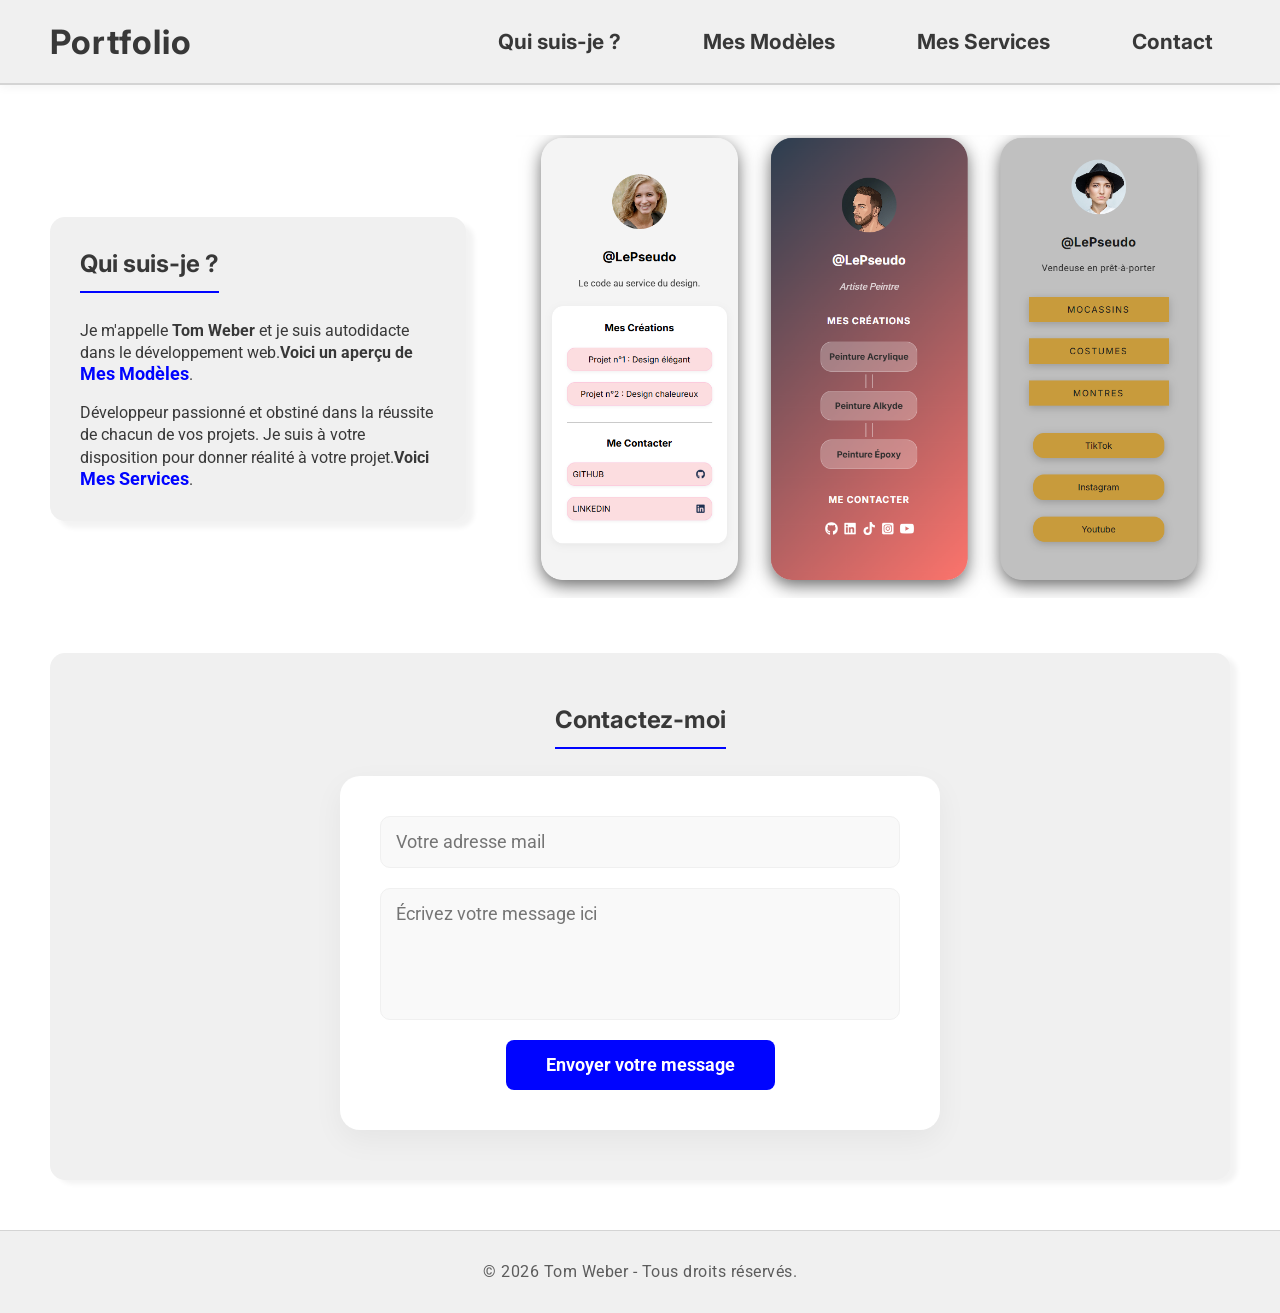
<file: index.html>
<!doctype html>
<html lang="fr">
  <head>
    <meta charset="UTF-8" />
    <meta name="viewport" content="width=device-width, initial-scale=1.0" />
    <title>Portfolio | Tom Weber</title>
    <link rel="stylesheet" href="commun.css" />
    <link rel="stylesheet" href="index.css" />
  </head>
  <body>
    <!-- *********************BARRE-DE-NAVIGATION********************* -->
    <nav>
      <h1>Portfolio</h1>
      <ul>
        <li><a href="index.html">Qui suis-je ?</a></li>
        <li><a href="./models/models.html">Mes Modèles</a></li>
        <li><a href="./services/services.html">Mes Services</a></li>
        <li><a href="./contact/contact.html">Contact</a></li>
      </ul>
    </nav>
    <!-- *********************CONTENU-PRINCIPALE********************* -->
    <main class="hero-section">
      <section class="header-left">
        <h2>Qui suis-je ?</h2>
        <p class="jump-line">
          Je m'appelle <strong>Tom Weber</strong> et je suis autodidacte dans le
          développement web.<strong>Voici un aperçu de</strong>
          <button>Mes Modèles</button>.
        </p>
        <p>
          Développeur passionné et obstiné dans la réussite de chacun de vos
          projets. Je suis à votre disposition pour donner réalité à votre projet.<strong>Voici</strong> <button>Mes Services</button>.
        </p>
      </section>
      <div class="header-right">
          <a href="./models/models.html">
            <img src="./img/models-picture.png" alt="image des modèles">
            </a>
      </div>
    </main>
    <!-- *********************AVIS-CLIENTS********************* -->
    <!-- <footer>
      <section class="reviews">
        <h2>Avis clients</h2>
        <div class="reviews-placeholder">
          <p>
            “ Vous êtes les bienvenus à laisser votre avis sur la prestation.
            Merci à vous ! ”
          </p>
          <a class="btn-review">Laisser un avis</a>
        </div>
      </section> -->
      <!-- *********************FORMULAIRE-DE-CONTACT********************* -->
      <section id="contact" class="contact-form">
        <h2>Contactez-moi</h2>
        <form
          action="https://formspree.io/f/xreoeryg"
          method="POST"
          >
          <input
            type="email"
            id="email"
            name="email"
            placeholder="Votre adresse mail"
            required
          />
          <textarea
            id="message"
            name="message"
            placeholder="Écrivez votre message ici"
            rows="5"
          ></textarea>
          <button class="btn-contact">Envoyer votre message</button>
        </form>
      </section>
      <!-- *********************CONDITIONS-GENERALES********************* -->
      <div class="footer-bottom">
        <p>&copy; 2026 Tom Weber - Tous droits réservés.</p>
      </div>
    </footer>
  </body>
</html>
</file>
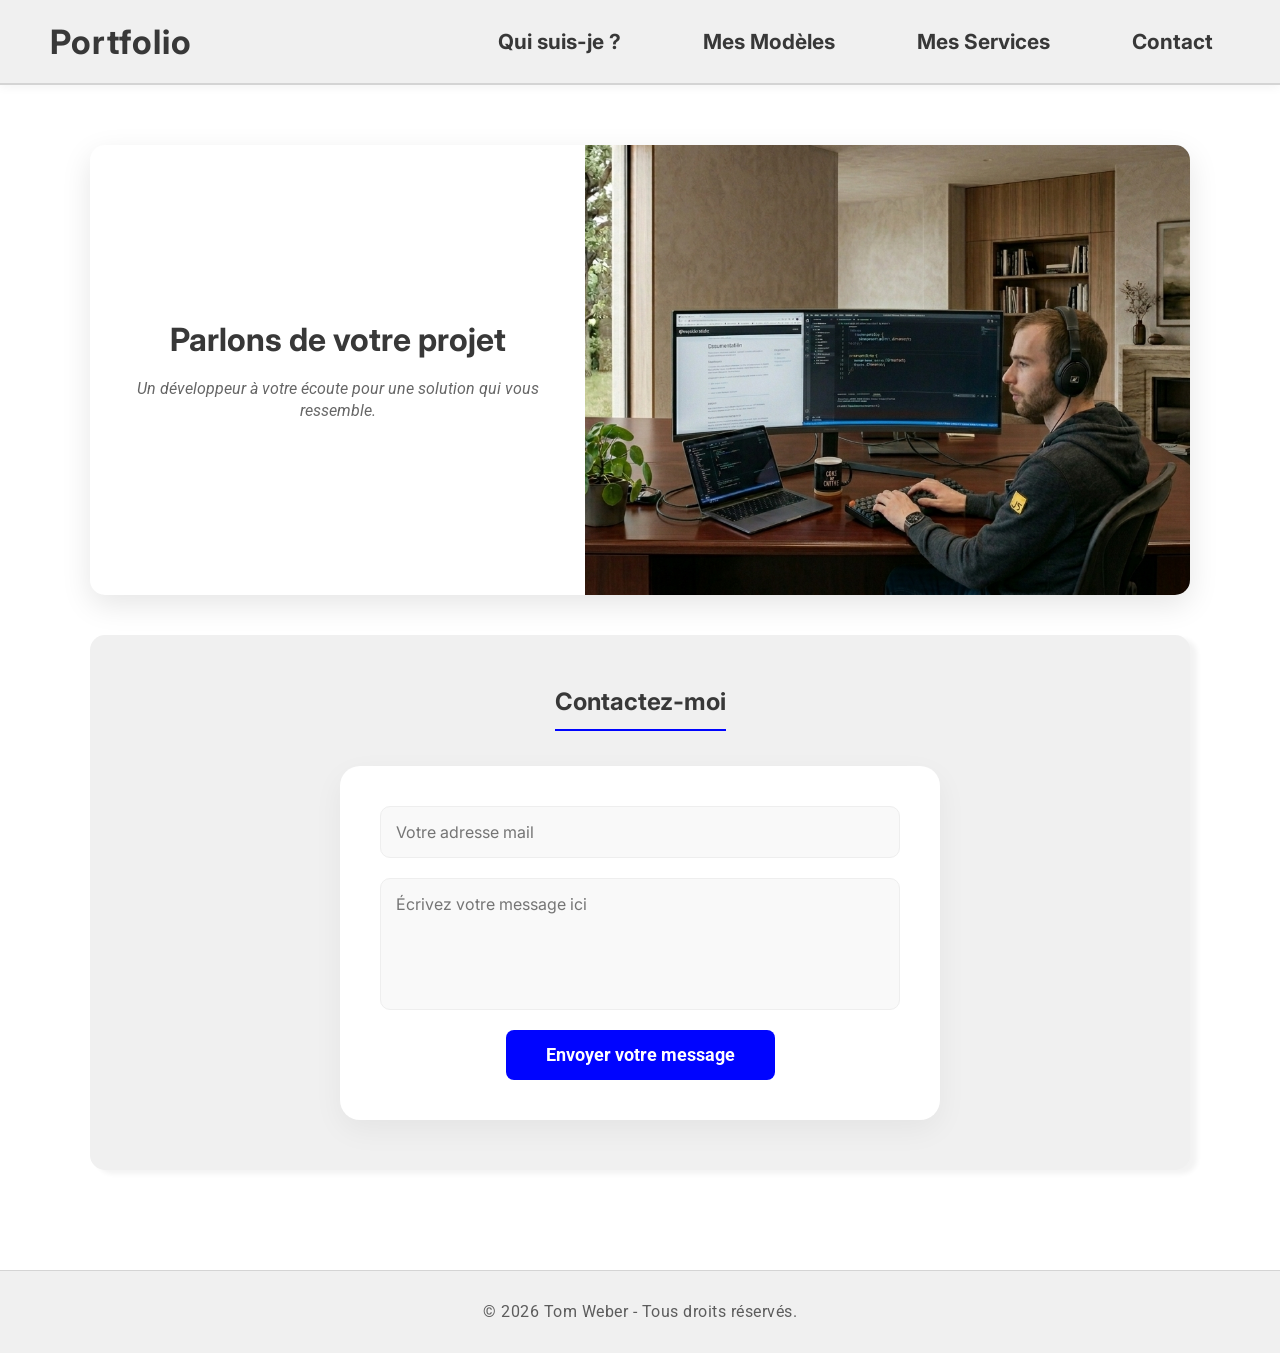
<file: contact/contact.html>
<!doctype html>
<html lang="fr">
  <head>
    <meta charset="UTF-8" />
    <meta name="viewport" content="width=device-width, initial-scale=1.0" />
    <title>Contact</title>
    <link rel="stylesheet" href="../commun.css" />
    <link rel="stylesheet" href="contact.css" />
  </head>
  <body>
    <!-- *********************BARRE-DE-NAVIGATION********************* -->
    <nav>
      <h1>Portfolio</h1>
      <ul>
        <li><a href="../index.html">Qui suis-je ?</a></li>
        <li><a href="../models/models.html">Mes Modèles</a></li>
        <li><a href="../services/services.html">Mes Services</a></li>
        <li><a href="contact.html">Contact</a></li>
      </ul>
    </nav>
    <!-- *********************BARRE-DE-CONTACT********************* -->
    <main class="contact-container">
      <section class="contact-bar">
        <div class="contact-bar-text">
          <h2>Parlons de votre projet</h2>
          <p>
            Un développeur à votre écoute pour une solution qui vous ressemble.
          </p>
        </div>
        <img src="../img/coding-man.png" alt="Tom Weber en train de coder" />
      </section>
      <!-- *********************FORMULAIRE-DE-CONTACT********************* -->
      <section id="contact" class="contact-form">
        <h2>Contactez-moi</h2>
        <form action="https://formspree.io/f/xreoeryg" method="POST">
          <input
            type="email"
            id="email"
            name="email"
            placeholder="Votre adresse mail"
            required
          />
          <textarea
            id="message"
            name="message"
            placeholder="Écrivez votre message ici"
            rows="5"
          ></textarea>
          <button class="btn-contact">Envoyer votre message</button>
        </form>
      </section>
    </main>
    <!-- *********************CONDITIONS-GENERALES********************* -->
    <div class="footer-bottom">
      <p>&copy; 2026 Tom Weber - Tous droits réservés.</p>
    </div>
  </body>
</html>
</file>
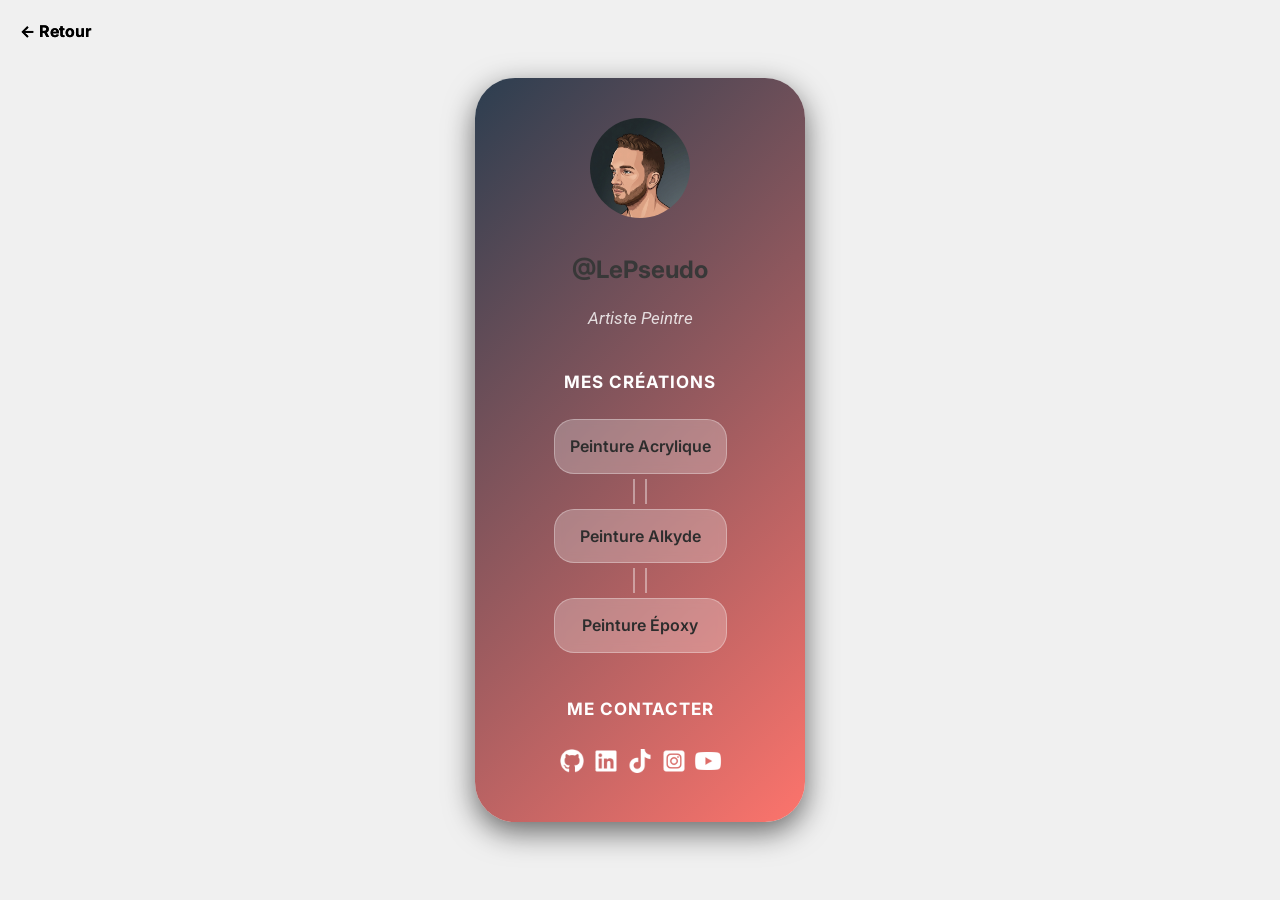
<file: models/creative-fullpage.html>
<!doctype html>
<html lang="fr">
  <head>
    <meta charset="UTF-8" />
    <meta name="viewport" content="width=device-width, initial-scale=1.0" />
    <title>Modèle Créatif</title>
    <link rel="stylesheet" href="../commun.css" />
    <link rel="stylesheet" href="creative-fullpage.css" />
    <a class="btn-back" href="models.html"><strong>← Retour</strong></a>
  </head>
  <body>
    <a class="btn-back" href="models.html"><strong>← Retour</strong></a>
    <main class="model-creative-fullpage">
      <img src="../img/avatar.png" alt="avatar" />
      <h2>@LePseudo</h2>
      <p>Artiste Peintre</p>
      <div class="creative-container">
        <h3>Mes Créations</h3>
        <a href="#" class="creative-project-node-low">Peinture Acrylique</a>
        <div class="rail-wrapper">
          <div class="rail"></div>
          <div class="rail"></div>
        </div>
        <a href="#" class="creative-project-node-neutral">Peinture Alkyde</a>
        <div class="rail-wrapper">
          <div class="rail"></div>
          <div class="rail"></div>
        </div>
        <a href="#" class="creative-project-node-top">Peinture Époxy</a>
      </div>
      <div class="icons-container">
        <h3>Me contacter</h3>
        <a href="#"
          ><img src="../img/github-brands-solid.png" alt="github"
        /></a>
        <a href="#"
          ><img src="../img/linkedin-brands-solid.png" alt="linkedin"
        /></a>
        <a href="#"
          ><img src="../img/tiktok-brands-solid.png" alt="tiktok"
        /></a>
        <a href="#"
          ><img src="../img/square-instagram-brands-solid.png" alt="instagram"
        /></a>
        <a href="#"
          ><img src="../img/youtube-brands-solid.png" alt="youtube"
        /></a>
      </div>
    </main>
  </body>
</html>
</file>
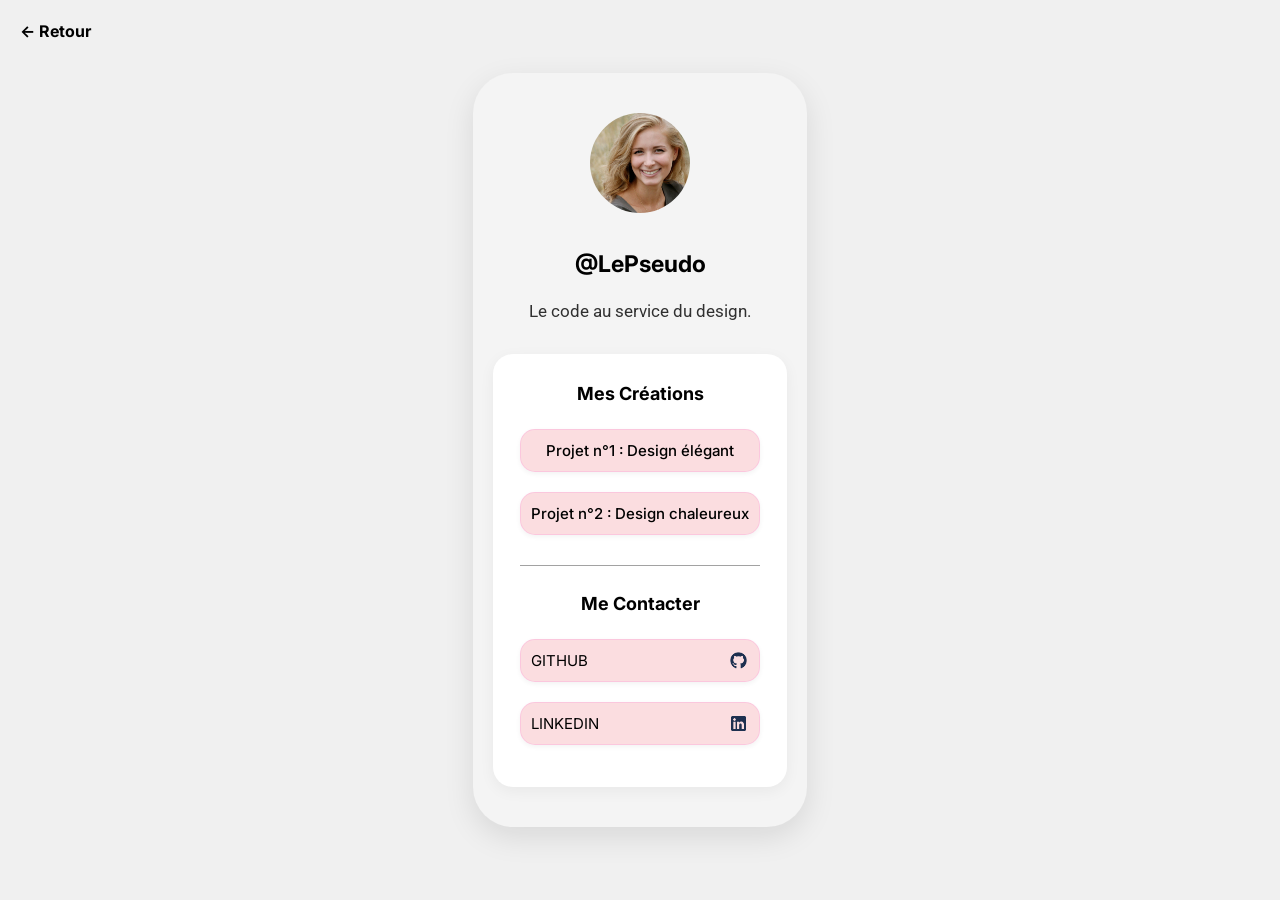
<file: models/minimalist-fullpage.html>
<html lang="fr">
  <head>
    <meta charset="UTF-8" />
    <meta name="viewport" content="width=device-width, initial-scale=1.0" />
    <title>Modèle Minimaliste</title>
    <link rel="stylesheet" href="../commun.css" />
    <link rel="stylesheet" href="minimalist-fullpage.css" />
  </head>
  <body>
    <!-- *********************Minimaliste-full-page******************** -->
    <a class="btn-back" href="models.html"><strong>← Retour</strong></a>
    <main class="model-minimalist-fullpage">
      <img src="../img/profile.jpg" alt="Profile Picture" />
      <h3>@LePseudo</h3>
      <p>Le code au service du design.</p>
      <div class="links-container">
        <h4>Mes Créations</h4>
        <a href="#" class="link-item-project">Projet n°1 : Design élégant</a>
        <a href="#" class="link-item-project">Projet n°2 : Design chaleureux</a>
        <div class="separation-line"></div>
        <h4>Me Contacter</h4>
        <a href="#" class="link-item-image"
          >GITHUB<img src="../img/github-brands-solid.png" alt="github"
        /></a>
        <a href="#" class="link-item-image"
          >LINKEDIN<img src="../img/linkedin-brands-solid.png" alt="linkedin"
        /></a>
      </div>
    </main>
  </body>
</html>
</file>
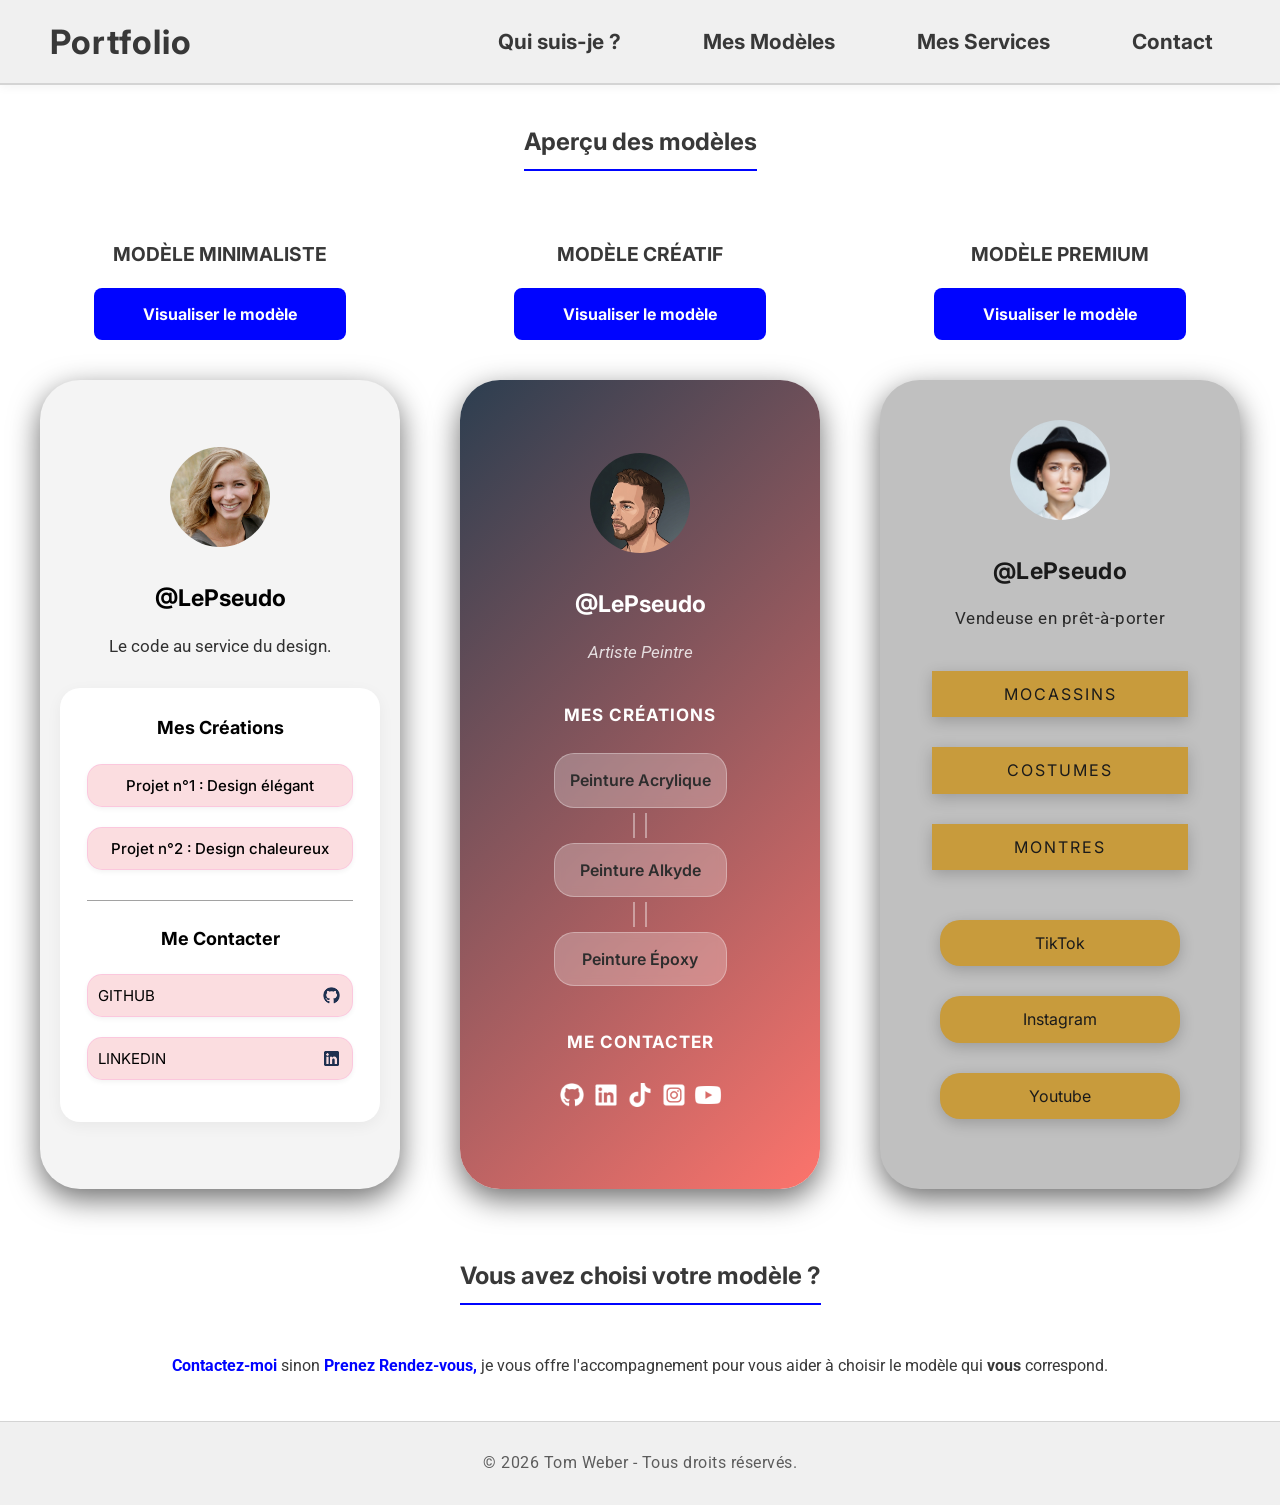
<file: models/models.html>
<!doctype html>
<html lang="fr">
  <head>
    <meta charset="UTF-8" />
    <meta name="viewport" content="width=device-width, initial-scale=1.0" />
    <title>Portfolio | Tom Weber</title>
    <link rel="stylesheet" href="../commun.css" />
    <link rel="stylesheet" href="models.css" />
  </head>
  <body>
    <!-- *********************BARRE-DE-NAVIGATION********************* -->
    <nav>
      <h1>Portfolio</h1>
      <ul>
        <li><a href="../index.html">Qui suis-je ?</a></li>
        <li><a href="models.html">Mes Modèles</a></li>
        <li><a href="../services/services.html">Mes Services</a></li>
        <li><a href="../contact/contact.html">Contact</a></li>
      </ul>
    </nav>
    <!-- *********************Aperçu-des-modèles******************** -->
    <h2 class="models-title">Aperçu des modèles</h2>
    <div class="models-title-underline"></div>
    <main class="models-section">
      <!-- *********************Modèle-minimaliste******************** -->
      <h3 class="title-min">Modèle minimaliste</h3>
      <a class="btn-sub-title-min" href="minimalist-fullpage.html"
        >Visualiser le modèle</a
      >
      <div class="model-minimalist">
        <img src="../img/profile.jpg" alt="Profile Picture" />
        <h3>@LePseudo</h3>
        <p>Le code au service du design.</p>
        <div class="links-container">
          <h4>Mes Créations</h4>
          <a href="#" class="link-item-project">Projet n°1 : Design élégant</a>
          <a href="#" class="link-item-project"
            >Projet n°2 : Design chaleureux</a
          >
          <div class="separation-line"></div>
          <h4>Me Contacter</h4>
          <a href="#" class="link-item-image"
            >GITHUB<img src="../img/github-brands-solid.png" alt="github"
          /></a>
          <a href="#" class="link-item-image"
            >LINKEDIN<img src="../img/linkedin-brands-solid.png" alt="linkedin"
          /></a>
        </div>
      </div>
      <!-- *********************Modèle-créatif******************** -->
      <h3 class="title-crea">Modèle Créatif</h3>
      <a class="btn-sub-title-crea" href="creative-fullpage.html"
        >Visualiser le modèle</a
      >
      <div class="model-creative">
        <img src="../img/avatar.png" alt="avatar" />
        <h4>@LePseudo</h4>
        <p>Artiste Peintre</p>
        <div class="creative-container">
          <h3>Mes Créations</h3>
          <a href="#" class="creative-project-node-low">Peinture Acrylique</a>
          <div class="rail-wrapper">
            <div class="rail"></div>
            <div class="rail"></div>
          </div>
          <a href="#" class="creative-project-node-neutral">Peinture Alkyde</a>
          <div class="rail-wrapper">
            <div class="rail"></div>
            <div class="rail"></div>
          </div>
          <a href="#" class="creative-project-node-top">Peinture Époxy</a>
        </div>
        <div class="icons-container">
          <h3>Me contacter</h3>
          <a><img src="../img/github-brands-solid.png" alt="github" /></a>
          <a href="#"
            ><img src="../img/linkedin-brands-solid.png" alt="linkedin"
          /></a>
          <a href="#"
            ><img src="../img/tiktok-brands-solid.png" alt="tiktok"
          /></a>
          <a href="#"
            ><img
              src="../img/square-instagram-brands-solid.png"
              alt="instagram"
          /></a>
          <a href="#"
            ><img src="../img/youtube-brands-solid.png" alt="youtube"
          /></a>
        </div>
      </div>
      <!-- *********************Modèle-premium******************** -->
      <h3 class="title-prem">Modèle Premium</h3>
      <a class="btn-sub-title-prem" href="./premium-fullpage.html"
        >Visualiser le modèle</a
      >
      <div class="model-premium">
        <img src="../img/portrait.jpg" alt="portrait" />
        <h4>@LePseudo</h4>
        <p>Vendeuse en prêt-à-porter</p>
        <div class="btn-prem">
          <a href="#">Mocassins</a>
          <a href="#">Costumes</a>
          <a href="#">Montres</a>
        </div>
        <div class="btn-prem-image">
          <a href="#">TikTok</a>
          <a href="#">Instagram</a>
          <a href="#">Youtube</a>
        </div>
      </div>
    </main>
    <!-- *********************Choix-du-modèle******************** -->
    <section class="models-choice">
      <h2>Vous avez choisi votre modèle ?</h2>
      <p>
        <a href="contact.html">Contactez-moi</a> sinon
        <a href="planning.html">Prenez Rendez-vous,</a> je vous offre
        l'accompagnement pour vous aider à choisir le modèle qui
        <strong>vous</strong> correspond.
      </p>
    </section>
    <!-- *********************CONDITIONS-GENERALES********************* -->
    <div class="footer-bottom">
      <p>&copy; 2026 Tom Weber - Tous droits réservés.</p>
    </div>
  </body>
</html>
</file>
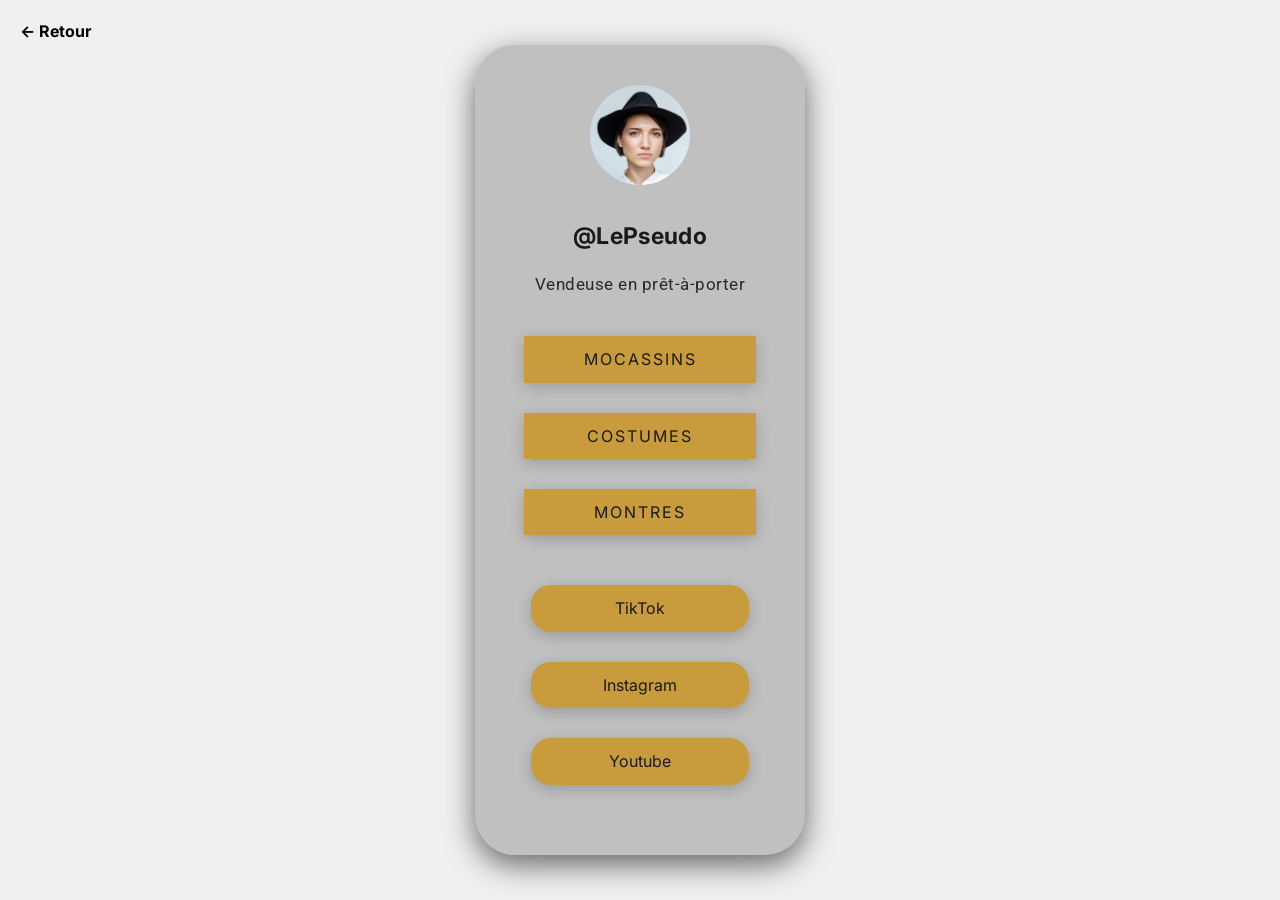
<file: models/premium-fullpage.html>
<!doctype html>
<html lang="fr">
  <head>
    <meta charset="UTF-8" />
    <meta name="viewport" content="width=device-width, initial-scale=1.0" />
    <title>Modèle Premium</title>
    <link rel="stylesheet" href="../commun.css" />
    <link rel="stylesheet" href="premium-fullpage.css" />
  </head>
  <body>
    <a class="btn-back" href="models.html"><strong>← Retour</strong></a>
    <main class="model-premium-fullpage">
      <img src="../img/portrait.jpg" alt="portrait" />
      <h4>@LePseudo</h4>
      <p>Vendeuse en prêt-à-porter</p>
      <div class="btn-prem">
        <a href="#">Mocassins</a>
        <a href="#">Costumes</a>
        <a href="#">Montres</a>
      </div>
      <div class="btn-prem-image">
        <a href="#">TikTok</a>
        <a href="#">Instagram</a>
        <a href="#">Youtube</a>
      </div>
    </main>
  </body>
</html>
</file>
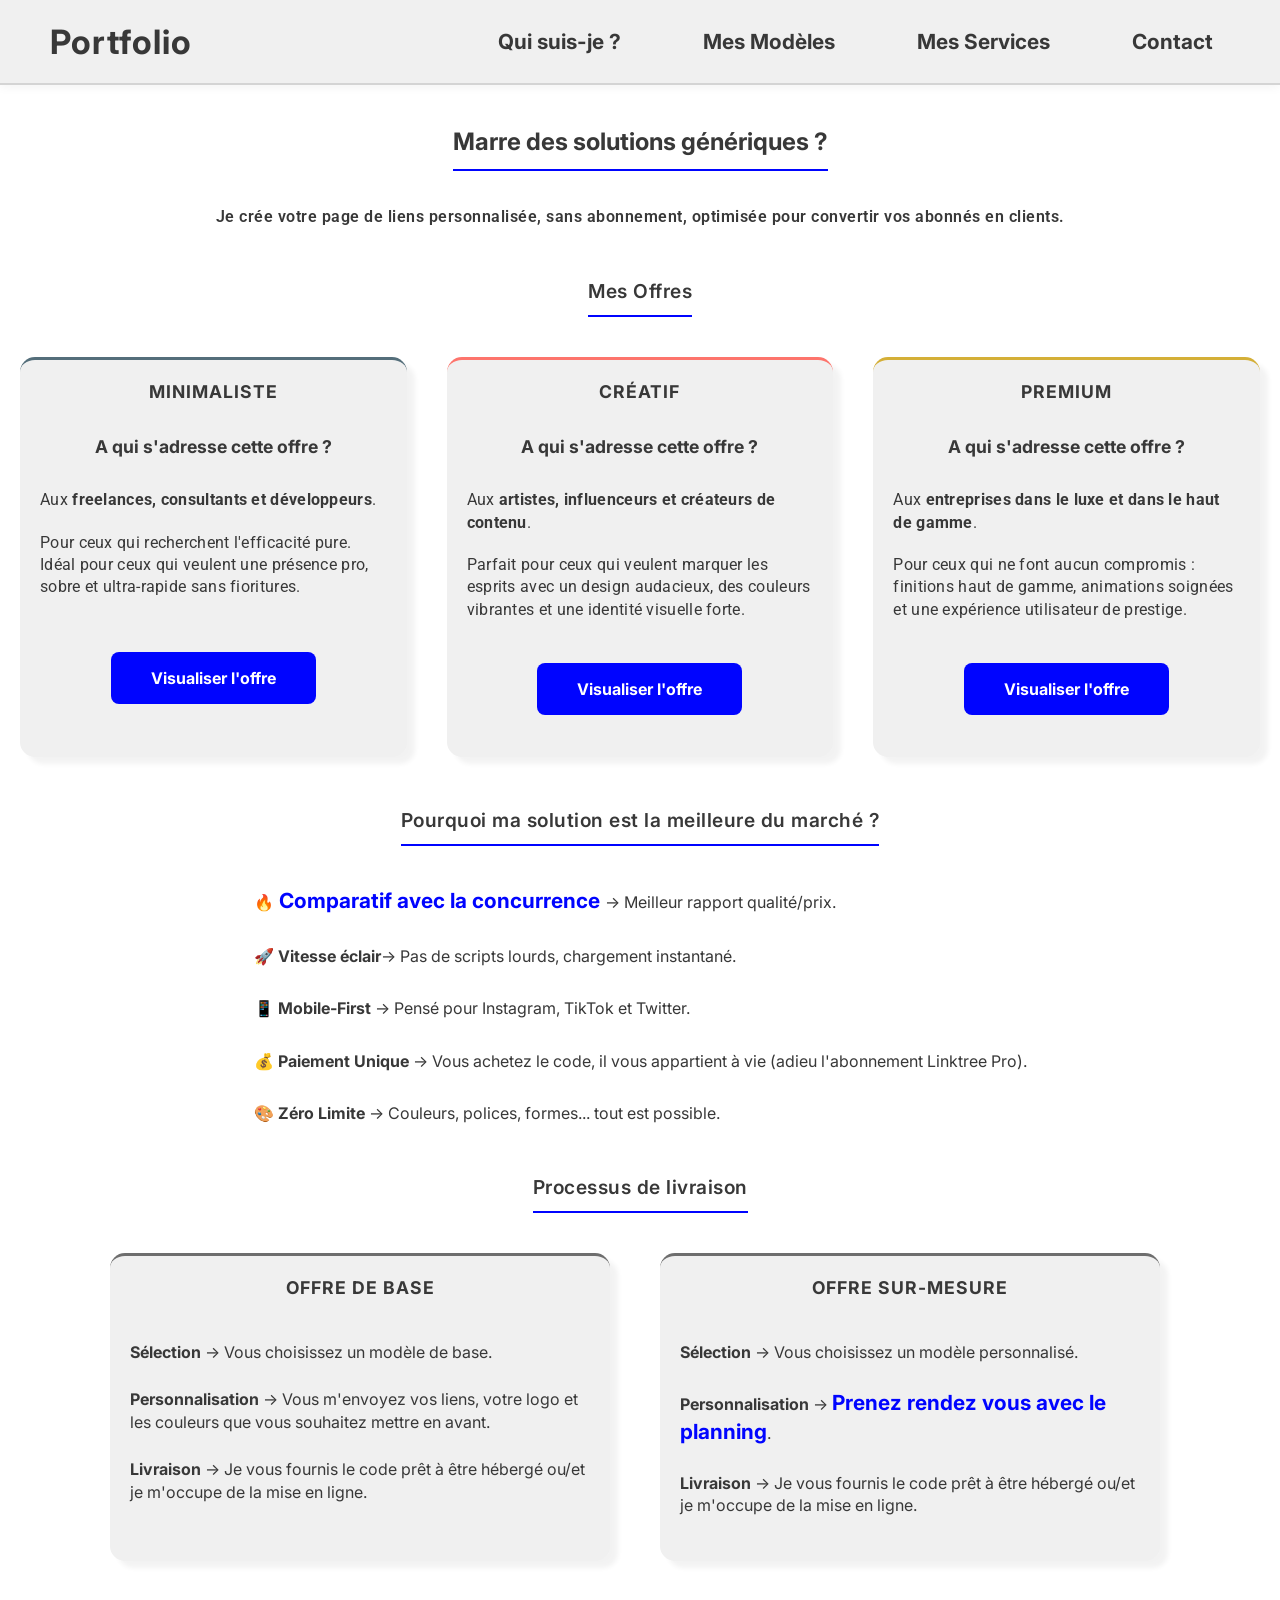
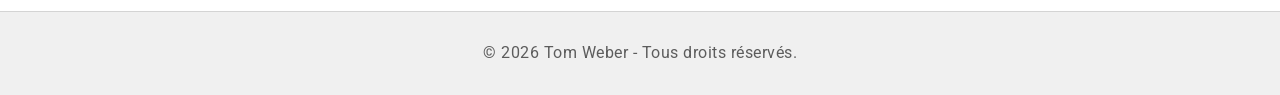
<file: services/services.html>
<!doctype html>
<html lang="fr">
  <head>
    <meta charset="UTF-8" />
    <meta name="viewport" content="width=device-width, initial-scale=1.0" />
    <title>Services</title>
    <link rel="stylesheet" href="../commun.css" />
    <link rel="stylesheet" href="services.css" />
  </head>
  <body>
    <!-- *********************BARRE-DE-NAVIGATION********************* -->
    <nav>
      <h1>Portfolio</h1>
      <ul>
        <li><a href="../index.html">Qui suis-je ?</a></li>
        <li><a href="../models/models.html">Mes Modèles</a></li>
        <li><a href="../services/services.html">Mes Services</a></li>
        <li><a href="../contact/contact.html">Contact</a></li>
      </ul>
    </nav>
    <main class="offer-container">
      <h2>Marre des solutions génériques ?</h2>
      <p class="h2-subtitle">
        Je crée votre page de liens personnalisée, sans abonnement, optimisée
        pour convertir vos abonnés en clients.
      </p>
      <h4>Mes Offres</h4>
      <section class="offer-grid">
        <article class="offer-card min-border">
          <h5>Minimaliste</h5>
          <h6>A qui s'adresse cette offre ?</h6>

          <p>Aux <strong>freelances, consultants et développeurs</strong>.</p>
          <p>
            Pour ceux qui recherchent l'efficacité pure. Idéal pour ceux qui
            veulent une présence pro, sobre et ultra-rapide sans fioritures.
          </p>
          <div class="btn-container">
            <a class="btn-offer" href="../models/minimalist-fullpage.html"
              >Visualiser l'offre</a
            >
          </div>
        </article>
        <article class="offer-card crea-border">
          <h5>Créatif</h5>

          <h6>A qui s'adresse cette offre ?</h6>

          <p>
            Aux <strong>artistes, influenceurs et créateurs de contenu</strong>.
          </p>
          <p>
            Parfait pour ceux qui veulent marquer les esprits avec un design
            audacieux, des couleurs vibrantes et une identité visuelle forte.
          </p>
          <div class="btn-container">
            <a class="btn-offer" href="../models/creative-fullpage.html"
              >Visualiser l'offre</a
            >
          </div>
        </article>
        <article class="offer-card prem-border">
          <h5>Premium</h5>
          <h6>A qui s'adresse cette offre ?</h6>
          <p>
            Aux
            <strong>entreprises dans le luxe et dans le haut de gamme</strong>.
          </p>
          <p>
            Pour ceux qui ne font aucun compromis : finitions haut de gamme,
            animations soignées et une expérience utilisateur de prestige.
          </p>
          <div class="btn-container">
            <a class="btn-offer" href="../models/premium-fullpage.html"
              >Visualiser l'offre</a
            >
          </div>
        </article>
      </section>
      <h4>Pourquoi ma solution est la meilleure du marché ?</h4>
      <section class="sales-arguments-container">
        <ul class="sales-arguments-list">
          <li>
            🔥<a href="#comparatif"> Comparatif avec la concurrence </a>
            → Meilleur rapport qualité/prix.
          </li>
          <div id="comparatif" class="modal-overlay">
            <div class="modal-content">
              <a href="#!" class="close-modal">&times;</a>
              <h4 class="comparative-table-title">Comparatif détaillé</h4>
              <p class="mobile-hint">← Glissez pour comparer →</p>
              <div class="table-wrapper">
                <table class="comparison-table">
                  <thead>
                    <tr>
                      <th>Caractéristiques</th>
                      <th>Linktree</th>
                      <th class="highlight">Ma solution</th>
                    </tr>
                  </thead>
                  <tbody>
                    <tr>
                      <td>Design</td>
                      <td>Limité / Logo imposé</td>
                      <td>100% Personnalisé</td>
                    </tr>
                    <tr>
                      <td>Coût</td>
                      <td>Gratuit ou mensuel</td>
                      <td>Un seul paiement</td>
                    </tr>
                    <tr>
                      <td>Propriété</td>
                      <td>Vous louez la page</td>
                      <td>Vous possédez le code</td>
                    </tr>
                    <tr>
                      <td>SEO</td>
                      <td>Moyen</td>
                      <td>Optimisé</td>
                    </tr>
                  </tbody>
                </table>
              </div>
            </div>
          </div>
          <li>
            🚀 <strong>Vitesse éclair</strong>→ Pas de scripts lourds,
            chargement instantané.
          </li>
          <li>
            📱 <strong>Mobile-First</strong> → Pensé pour Instagram, TikTok et
            Twitter.
          </li>
          <li>
            💰 <strong>Paiement Unique</strong> → Vous achetez le code, il vous
            appartient à vie (adieu l'abonnement Linktree Pro).
          </li>
          <li>
            🎨 <strong>Zéro Limite</strong> → Couleurs, polices, formes... tout
            est possible.
          </li>
        </ul>
      </section>
      <h4>Processus de livraison</h4>
      <section class="delivery-process-grid">
        <ol class="delivery-process-card">
          <h5>Offre de base</h5>
          <li>
            <strong>Sélection</strong> → Vous choisissez un modèle de base.
          </li>
          <li>
            <strong>Personnalisation</strong> → Vous m'envoyez vos liens, votre
            logo et les couleurs que vous souhaitez mettre en avant.
          </li>
          <li>
            <strong>Livraison</strong> → Je vous fournis le code prêt à être
            hébergé ou/et je m'occupe de la mise en ligne.
          </li>
        </ol>
        <ol class="delivery-process-card">
          <h5>Offre sur-mesure</h5>
          <li>
            <strong>Sélection</strong> → Vous choisissez un modèle personnalisé.
          </li>
          <li>
            <strong>Personnalisation</strong> →
            <a href="planning.html">Prenez rendez vous avec le planning</a>.
          </li>
          <li>
            <strong>Livraison</strong> → Je vous fournis le code prêt à être
            hébergé ou/et je m'occupe de la mise en ligne.
          </li>
        </ol>
      </section>
    </main>
    <div class="footer-bottom">
      <p>&copy; 2026 Tom Weber - Tous droits réservés.</p>
    </div>
  </body>
</html>
</file>
<file: commun.css>
@import url("https://fonts.googleapis.com/css2?family=Inter:wght@400;700;800&family=Roboto:wght@400;500&display=swap");

:root {
  /* Page de base */
  --light-grey-card: rgb(212, 212, 212);
  --opaque-white-bg: #f0f0f0;
  --dark-gray-text: rgb(56, 56, 56);
  --electric-blue-btn: rgb(0, 4, 255);

  /* Thème Minimaliste */
  --min-bg: #f4f4f4;
  --min-btn: rgba(249, 196, 202, 0.575);
  --min-text: #000000;

  /* Thème Créatif */
  --crea-bg: linear-gradient(135deg, #2c3e50 0%, #fd746c 100%);
  --crea-btn: rgba(255, 255, 255, 0.25);
  --crea-text: #ffffff;

  /* Thème Premium */
  --prem-text: #1a1a1a;
  --prem-btn: #c89b3c;
  --prem-bg: #c0c0c0;
}

* {
  margin: 0;
  padding: 0;
  list-style-type: none;
  box-sizing: border-box;
}

html {
  height: 100%;
  scroll-behavior: smooth;
}

body {
  height: 100%;
  font-family: "Inter", system-ui, Arial, sans-serif;
  color: var(--dark-gray-text);
  line-height: 1.4;
}
h2 {
  font-size: 1.5rem;
}

h3 {
  font-size: 1.2rem;
}

h4 {
  font-size: 1.2rem;
}

h5 {
  font-size: 1.1rem;
}

h6 {
  font-size: 1.1rem;
}
p {
  font-family: "Roboto", Arial, sans-serif;
  font-size: 1rem;
}
input,
textarea,
button,
select {
  font-family: "Roboto", Arial, sans-serif;
  font-size: 1.1rem;
}

/* *********************BARRE-DE-NAVIGATION********************* */
nav {
  border-bottom: 2px solid var(--light-grey-card);
  box-shadow: 0 2px 10px rgba(0, 0, 0, 0.05);
  background: var(--opaque-white-bg);
  display: flex;
  align-items: center;
  justify-content: space-between;
  padding: 18px 50px;
  position: sticky;
  top: 0;
  z-index: 1000;
}

nav h1 {
  font-size: 2.1rem;
  color: var(--dark-gray-text);
  letter-spacing: 1px;
}

ul {
  display: flex;
  align-items: center;
  gap: 3rem;
}

li a {
  text-decoration: none;
  font-weight: bold;
  color: var(--dark-gray-text);
  padding: 8px 15px;
  font-size: 1.3rem;
  border-radius: 15px;
  border: 2px solid transparent;
  transition: all 0.3s ease;
}

li a:hover,
li a:focus-visible {
  color: var(--electric-blue-btn);
  background: rgba(0, 4, 255, 0.05);
  border-color: var(--electric-blue-btn);
  outline: none;
}

/* <!-- *********************CONDITIONS-GENERALES********************* --> */
.footer-bottom {
  padding: 30px 50px;
  background: var(--opaque-white-bg);
  text-align: center;
  border-top: 1px solid var(--light-grey-card);
}

.footer-bottom p {
  color: var(--dark-gray-text);
  letter-spacing: 0.5px;
  opacity: 0.8;
}

/* <!-- *********************RESPONSIVE-DESIGN-PHONE********************* --> */
@media screen and (max-width: 592px) {
  /* --- NAVIGATION --- */
  nav {
    display: block;
    text-align: center;
    padding: 15px;
  }
  ul {
    display: block;
    margin-top: 10px;
  }
  li {
    display: inline-block;
    margin: 5px;
  }
  li a {
    display: inline-block;
    font-size: 1rem;
    padding: 8px 12px;
  }
  /* --- AJUSTEMENT TEXTES --- */
  nav h1 {
    font-size: 1.6rem;
  }
  h2 {
    font-size: 1.3rem;
    text-align: center;
  }

  h3 {
    font-size: 1.2rem;
  }

  h4 {
    font-size: 1.2rem;
  }

  h5 {
    font-size: 1.1rem;
  }

  h6 {
    font-size: 1.1rem;
  }
  p,
  input,
  textarea,
  button,
  a {
    font-size: 1rem;
  }
}

/* <!-- *********************RESPONSIVE-DESIGN-TABLET********************* --> */
@media screen and (min-width: 593px) and (max-width: 1040px) {
  /* --- NAVIGATION --- */
  nav {
    display: block;
    text-align: center;
    padding: 15px;
  }
  ul {
    display: block;
    margin-top: 10px;
  }
  li {
    display: inline-block;
    margin: 5px;
  }
  li a {
    display: inline-block;
    font-size: 1.2rem;
    padding: 8px 12px;
  }
  nav h1 {
    font-size: 1.9rem;
  }
  h2 {
    font-size: 1.4rem;
    text-align: center;
  }

  h3 {
    font-size: 1.2rem;
  }

  h4 {
    font-size: 1.2rem;
  }

  h5 {
    font-size: 1.1rem;
  }

  h6 {
    font-size: 1.1rem;
  }
  p,
  input,
  textarea,
  button,
  a {
    font-size: 1rem;
  }
}
</file>
<file: index.css>
/* *********************BARRE-DE-NAVIGATION********************* */
nav {
  border-bottom: 2px solid var(--light-grey-card);
  box-shadow: 0 2px 10px rgba(0, 0, 0, 0.05);
  background: var(--opaque-white-bg);
  display: flex;
  align-items: center;
  justify-content: space-between;
  padding: 18px 50px;
  position: sticky;
  top: 0;
  z-index: 1000;
}

nav h1 {
  font-size: 2.1rem;
  color: var(--dark-gray-text);
  letter-spacing: 1px;
}

ul {
  display: flex;
  align-items: center;
  gap: 3rem;
}

li a {
  text-decoration: none;
  font-weight: bold;
  color: var(--dark-gray-text);
  padding: 8px 15px;
  font-size: 1.3rem;
  border-radius: 15px;
  border: 2px solid transparent;
  transition: all 0.3s ease;
}

li a:hover,
li a:focus-visible {
  color: var(--electric-blue-btn);
  background: rgba(0, 4, 255, 0.05);
  border-color: var(--electric-blue-btn);
  outline: none;
}

/*<!-- *********************CONTENU-PRINCIPALE********************* --> */
.hero-section {
  display: flex;
  align-items: center;
  gap: 50px;
  margin: 50px;
}

.header-left {
  width: 40%;
  background: var(--opaque-white-bg);
  padding: 30px;
  border-radius: 15px;
  box-shadow: 8px 7px 5px rgba(0, 0, 0, 0.05);
}
.header-left h2 {
  color: var(--dark-gray-text);
  border-bottom: 2px solid var(--electric-blue-btn);
  padding-bottom: 10px;
  margin-bottom: 27px;
  display: inline-block;
}

.jump-line {
  padding-bottom: 15px;
}

.header-left p a,
.header-left p button {
  background: none;
  border: none;
  border-bottom: 2px solid transparent;
  transition: 0.3s;
  color: var(--electric-blue-btn);
  font-weight: bold;
  cursor: pointer;
  padding: 0;
}

.header-left p button:hover {
  border-bottom: 2px solid var(--electric-blue-btn);
}

.header-right {
  width: 70%;
}

.header-right a {
  text-decoration: none;
}

.header-right img {
  width: 100%;
}

/* <!-- *********************AVIS-CLIENTS********************* --> */
/* .reviews {
  padding: 50px 50px;
  margin: 50px;
  margin-top: 0px;
  background: var(--opaque-white-bg);
  text-align: center;
  border-radius: 15px;
  box-shadow: 8px 7px 5px rgba(0, 0, 0, 0.05);
}

.reviews h2 {
  color: var(--dark-gray-text);
  border-bottom: 2px solid var(--electric-blue-btn);
  padding-bottom: 10px;
  margin-bottom: 27px;
  display: inline-block;
}

.reviews-placeholder {
  max-width: 600px;
  margin: 0 auto;
  background: white;
  padding: 40px;
  border-radius: 20px;
  box-shadow: 0 10px 30px rgba(0, 0, 0, 0.05);
}

.reviews-placeholder p {
  font-style: italic;
  color: var(--dark-gray-text);
  line-height: 1.6;
  margin-bottom: 25px;
}

.btn-review {
  text-decoration: none;
  align-self: center;
  background: var(--electric-blue-btn);
  color: white;
  padding: 15px 40px;
  border: none;
  border-radius: 8px;
  font-weight: bold;
  cursor: pointer;
  transition: 0.3s;
}

.btn-review:hover {
  transform: translateY(-3px);
  box-shadow: 0 5px 15px rgba(0, 4, 255, 0.3);
  filter: brightness(1.1);
}

.btn-review:active {
  transform: translateY(0);
  filter: brightness(0.9);
} */

/* <!-- *********************FORMULAIRE-DE-CONTACT********************* --> */
.contact-form {
  margin-bottom: 50px;
  margin-left: 50px;
  margin-right: 50px;
  padding: 50px 50px;
  background: var(--opaque-white-bg);
  text-align: center;
  border-radius: 15px;
  box-shadow: 7px 4px 5px rgba(0, 0, 0, 0.05);
}

.contact-form h2 {
  color: var(--dark-gray-text);
  border-bottom: 2px solid var(--electric-blue-btn);
  padding-bottom: 10px;
  margin-bottom: 27px;
  display: inline-block;
}

.contact-form form {
  max-width: 600px;
  margin: 0 auto;
  background: white;
  padding: 40px;
  border-radius: 20px;
  box-shadow: 0 10px 30px rgba(0, 0, 0, 0.05);
  display: flex;
  flex-direction: column;
  gap: 20px;
}

.contact-form input,
.contact-form textarea {
  width: 100%;
  padding: 15px;
  border: 1px solid var(--opaque-white-bg);
  border-radius: 10px;
  background: #f9f9f9;
  transition: 0.3s;
  resize: none;
  transition: all 0.3s ease-in-out;
  transform: scale(1);
}

.contact-form input:focus,
.contact-form textarea:focus {
  outline: none;
  border-color: var(--electric-blue-btn);
  background: white;
  box-shadow: 0 0 8px rgba(0, 4, 255, 0.1);
}

.btn-contact {
  text-decoration: none;
  align-self: center;
  background: var(--electric-blue-btn);
  color: white;
  padding: 15px 40px;
  border: none;
  border-radius: 8px;
  font-weight: bold;
  cursor: pointer;
  transition: 0.3s;
}

.btn-contact:hover {
  transform: translateY(-3px);
  box-shadow: 0 5px 15px rgba(0, 4, 255, 0.3);
  filter: brightness(1.1);
}

.btn-contact:active {
  transform: translateY(0);
  filter: brightness(0.9);
}

/* <!-- *********************RESPONSIVE-DESIGN-PHONE********************* --> */
@media screen and (max-width: 592px) {
  .reviews,
  .contact-form {
    margin: 20px 30px;
    padding: 20px;
  }

  /* --- NAVIGATION --- */
  nav {
    display: block;
    text-align: center;
    padding: 15px;
  }
  ul {
    display: block;
    margin-top: 10px;
  }
  li {
    display: inline-block;
    margin: 5px;
  }
  li a {
    display: inline-block;
    font-size: 1rem;
    padding: 8px 12px;
  }

  /* --- HERO SECTION --- */
  .hero-section {
    margin: 20px 10px;
    margin-bottom: 0px;
    padding: 20px;
    padding-bottom: 0px;
    display: block;
  }

  .header-left,
  .header-right {
    display: block;
    width: 100%;
    margin-bottom: 20px;
  }

  .header-left h2 {
    display: block;
    margin-left: auto;
    margin-right: auto;
    width: fit-content;
  }

  .header-left p {
    text-align: left;
  }

  /* --- CARTES (AVIS & CONTACT) --- */
  .reviews-placeholder {
    display: inline-block;
    width: 100%;
    max-width: none;
  }
  .contact-form form {
    display: flex;
    width: 100%;
    max-width: none;
  }

  /* --- AJUSTEMENT TEXTES --- */
  nav h1 {
    font-size: 1.6rem;
  }
  h2 {
    font-size: 1.3rem;
    text-align: center;
  }
  p,
  input,
  textarea,
  button {
    font-size: 1rem;
  }
}
/* <!-- *********************RESPONSIVE-DESIGN-TABLET********************* --> */
@media screen and (min-width: 593px) and (max-width: 1040px) {
  .reviews,
  .contact-form {
    margin: 20px 30px;
    padding: 20px;
  }

  --- NAVIGATION --- nav {
    display: block;
    text-align: center;
    padding: 15px;
  }
  ul {
    display: block;
    margin-top: 10px;
  }
  li {
    display: inline-block;
    margin: 5px;
  }
  li a {
    display: inline-block;
    font-size: 1.2rem;
    padding: 8px 12px;
  }

  /* --- HERO SECTION --- */
  .hero-section {
    margin: 20px 10px;
    margin-bottom: 0px;
    padding: 20px;
    padding-bottom: 0px;
    display: block;
  }

  .header-left,
  .header-right {
    display: block;
    width: 100%;
    margin-bottom: 20px;
  }

  .header-left h2 {
    display: block;
    margin-left: auto;
    margin-right: auto;
    width: fit-content;
  }

  .header-left p {
    text-align: left;
  }

  /* --- CARTES (AVIS & CONTACT) --- */
  .reviews-placeholder {
    display: inline-block;
    width: 100%;
    max-width: none;
  }
  .contact-form form {
    display: flex;
    width: 100%;
    max-width: none;
  }

  /* --- AJUSTEMENT TEXTES --- */
  nav h1 {
    font-size: 1.9rem;
  }
  h2 {
    font-size: 1.4rem;
    text-align: center;
  }
  p,
  input,
  textarea,
  button {
    font-size: 1rem;
  }
}
</file>
<file: contact/contact.css>
/* *********************STRUCTURE-CONTACT********************* */
.contact-container {
  display: flex;
  flex-direction: column;
  align-items: center;
  padding: 20px;
}

/* *********************BARRE-DE-CONTACT (Héros)********************* */
.contact-bar {
  display: flex;
  justify-content: center;
  width: 100%;
  max-width: 1100px;
  margin: 40px auto;
  border-radius: 15px;
  overflow: hidden;
  box-shadow: 0 10px 30px rgba(0, 0, 0, 0.1);
  background: white;
}

.contact-bar-text {
  display: flex;
  flex-direction: column;
  justify-content: center;
  align-items: center;
  width: 45%;
  padding: 40px;
  gap: 15px;
  text-align: center;
}

.contact-bar-text h2 {
  font-size: 2rem;
  color: var(--dark-gray-text);
}

.contact-bar-text p {
  font-style: italic;
  color: #666;
}

.contact-bar img {
  width: 55%;
  height: 450px;
  object-fit: cover;
  object-position: center;
}

/* *********************FORMULAIRE-DE-CONTACT********************* */
.contact-form {
  width: 100%;
  max-width: 1100px;
  margin: 0 auto 80px auto;
  padding: 50px;
  background: var(--opaque-white-bg);
  text-align: center;
  border-radius: 15px;
  box-shadow: 7px 4px 5px rgba(0, 0, 0, 0.05);
}

.contact-form h2 {
  color: var(--dark-gray-text);
  border-bottom: 2px solid var(--electric-blue-btn);
  padding-bottom: 10px;
  margin-bottom: 35px;
  display: inline-block;
}

.contact-form form {
  max-width: 600px;
  margin: 0 auto;
  background: white;
  padding: 40px;
  border-radius: 20px;
  box-shadow: 0 10px 30px rgba(0, 0, 0, 0.05);
  display: flex;
  flex-direction: column;
  gap: 20px;
}

.contact-form input,
.contact-form textarea {
  width: 100%;
  padding: 15px;
  border: 1px solid #eee;
  border-radius: 10px;
  background: #f9f9f9;
  font-family: inherit;
  font-size: 1rem;
  transition: all 0.3s ease-in-out;
  resize: none;
}

.contact-form input:focus,
.contact-form textarea:focus {
  outline: none;
  border-color: var(--electric-blue-btn);
  background: white;
  box-shadow: 0 0 8px rgba(0, 4, 255, 0.1);
  transform: scale(1.01);
}

.btn-contact {
  text-decoration: none;
  align-self: center;
  background: var(--electric-blue-btn);
  color: white;
  padding: 15px 40px;
  border: none;
  border-radius: 8px;
  font-weight: bold;
  cursor: pointer;
  transition: 0.3s;
}

.btn-contact:hover {
  transform: translateY(-3px);
  box-shadow: 0 5px 15px rgba(0, 4, 255, 0.3);
  filter: brightness(1.1);
}

.btn-contact:active {
  transform: translateY(0);
  filter: brightness(0.9);
}

/* *****************RESPONSIVE-DESIGN************************ */
@media screen and (max-width: 900px) {
  .contact-bar {
    flex-direction: column;
    width: 95%;
  }

  .contact-bar-text,
  .contact-bar img {
    width: 100%;
  }

  .contact-bar img {
    height: 300px;
  }

  .contact-form {
    width: 95%;
    padding: 30px 15px;
  }

  .contact-form form {
    padding: 20px;
  }
}
</file>
<file: models/creative-fullpage.css>
/* <!-- *********************Créatif-full-page******************** --> */

body {
  display: flex;
  justify-content: center;
  align-items: center;
  min-height: 100vh;
  background-color: #f0f0f0;
}

.btn-back {
  position: absolute;
  top: 20px;
  left: 20px;
  text-decoration: none;
  color: #000;
}

.model-creative-fullpage {
  margin: auto;
  min-width: 330px;
  max-width: 400px;
  height: auto;
  display: flex;
  margin: auto;
  flex-direction: column;
  justify-content: center;
  text-align: center;
  align-items: center;
  background: var(--crea-bg);
  gap: 20px;
  border-radius: 40px;
  box-shadow: 0 10px 30px rgba(0, 0, 0, 0.575);
  overflow: hidden;
  padding: 40px 20px;
}

.model-creative-fullpage img {
  width: 100px;
  height: 100px;
  border-radius: 50%;
  object-fit: cover;
  object-position: center top;
  margin-bottom: 15px;
}

.model-creative-fullpage h4 {
  font-weight: 700;
  font-size: 23px;
  color: var(--crea-text);
}

.model-creative-fullpage p {
  font-size: 17px;
  opacity: 0.8;
  margin-bottom: 20px;
  text-align: center;
  color: var(--crea-text);
  font-style: italic;
}

.creative-container h3 {
  color: var(--crea-text);
  margin-bottom: 25px;
  font-size: 17px;
  text-transform: uppercase;
  letter-spacing: 1px;
}

.rail-wrapper {
  display: flex;
  justify-content: center;
  gap: 10px;
  width: 100%;
  margin: 5px 0;
}

.rail {
  background: rgba(255, 255, 255, 0.4);
  width: 2px;
  height: 25px;
}

.creative-project-node-top,
.creative-project-node-neutral,
.creative-project-node-low {
  display: block;
  text-decoration: none;
  color: #2d2d2d;
  border: 1px solid rgba(255, 255, 255, 0.3);
  padding: 15px;
  border-radius: 20px;
  background: var(--crea-btn);
  backdrop-filter: blur(5px);
  transition: all 0.3s ease;
  font-weight: 600;
}

.creative-project-node-top:hover {
  transform: translateY(-3px);
  background: rgba(255, 255, 255, 0.4);
}

.creative-project-node-neutral:hover {
  background: rgba(255, 255, 255, 0.4);
}
.creative-project-node-low:hover {
  transform: translateY(3px);
  background: rgba(255, 255, 255, 0.4);
}

.icons-container {
  justify-content: center;
  gap: 15px;
}

.icons-container h3 {
  color: var(--crea-text);
  font-size: 17px;
  text-transform: uppercase;
  letter-spacing: 1px;
  margin-top: 25px;
  margin-bottom: 25px;
}

.icons-container img {
  width: 30px;
  height: 30px;
  margin: 0px;
  object-fit: contain;
  flex-shrink: 0;
  filter: invert(1) brightness(2);
}

.icons-container a {
  transition: transform 0.3s ease;
  display: inline-block;
}

.icons-container a:hover {
  transform: translateY(-5px);
}
</file>
<file: models/minimalist-fullpage.css>
/* <!-- *********************Minimaliste-full-page******************** --> */
body {
  display: flex;
  justify-content: center;
  align-items: center;
  background-color: #f0f0f0;
}

.btn-back {
  position: absolute;
  top: 20px;
  left: 20px;
  text-decoration: none;
  color: #000;
}

.model-minimalist-fullpage {
  max-width: 400px;
  min-width: 330px;
  height: auto;
  margin: auto;
  border-radius: 40px;
  box-shadow: 0 10px 30px rgba(0, 0, 0, 0.1);
  overflow: hidden;
  padding: 40px 20px;
  justify-content: center;
  background-color: var(--min-bg);
  color: var(--min-text);
  text-align: center;
  display: flex;
  flex-direction: column;
  align-items: center;
  gap: 20px;
}

.model-minimalist-fullpage img {
  width: 100px;
  height: 100px;
  border-radius: 50%;
  object-fit: cover;
  object-position: center top;
  margin-bottom: 15px;
}

.model-minimalist-fullpage h3 {
  font-weight: 700;
  font-size: 23px;
}

.model-minimalist-fullpage p {
  font-size: 17px;
  opacity: 0.8;
  margin-bottom: 10px;
  text-align: center;
}

.links-container {
  width: 100%;
  height: auto;
  display: flex;
  flex-direction: column;
  background: white;
  border-radius: 20px;
  padding: 27px;
  box-shadow: 0 4px 15px rgba(0, 0, 0, 0.05);
  gap: 5px;
}

.links-container h4 {
  padding-bottom: 18px;
  font-size: 18px;
}

.link-item-project {
  display: flex;
  padding: 10px 10px;
  justify-content: center;
  background-color: var(--min-btn);
  color: var(--min-text);
  text-decoration: none;
  font-weight: 500;
  border-radius: 15px;
  box-shadow: 0 2px 5px rgba(0, 0, 0, 0.05);
  transition: all 0.2s ease;
  width: 100%;
  border: 1px solid rgba(255, 0, 191, 0.1);
  margin-bottom: 15px;
  font-size: 15px;
}

.separation-line {
  border-bottom: 1px solid rgba(0, 0, 0, 0.363);
  margin: 10px 0 20px 0;
  width: 100%;
}

.link-item-image {
  display: flex;
  justify-content: space-between;
  align-items: center;
  background-color: var(--min-btn);
  color: var(--min-text);
  text-decoration: none;
  border-radius: 15px;
  box-shadow: 0 2px 5px rgba(0, 0, 0, 0.05);
  transition: all 0.2s ease;
  width: 100%;
  margin-bottom: 15px;
  padding: 10px 10px;
  border: 1px solid rgba(255, 0, 191, 0.1);
  font-size: 15px;
  margin: 0px auto 15px auto;
}

.link-item-image img {
  width: 21px;
  height: 21px;
  margin: 0px;
  object-fit: contain;
  flex-shrink: 0;
}

.link-item-project:hover,
.link-item-image:hover {
  transform: translateY(-3px);
  border: 1px solid rgba(255, 0, 191, 0.3);
  box-shadow: 0 8px 15px rgba(255, 0, 191, 0.1);
}
</file>
<file: models/models.css>
body {
  text-align: center;
}

.models-title {
  display: inline-block;
  border-bottom: 2px solid var(--electric-blue-btn);
  margin-bottom: 20px;
  margin-top: 40px;
  padding-bottom: 10px;
}

.models-section {
  display: grid;
  grid-template-columns: 1fr 1fr 1fr;
  grid-template-rows: 1fr;
  grid-template-areas:
    "title-min     title-crea     title-prem"
    "btn-min       btn-crea       btn-prem"
    "min           crea           prem";
  gap: 20px 60px;
  margin: 50px;
  max-width: 1200px;
  margin-left: auto;
  margin-right: auto;
}

.model-minimalist,
.model-creative,
.model-premium {
  border-radius: 40px;
  box-shadow: 0 10px 30px rgba(0, 0, 0, 0.575);
  overflow: hidden;
  padding: 40px 20px;
  justify-content: center;
}

.title-min {
  grid-area: title-min;
}
.title-crea {
  grid-area: title-crea;
}
.title-prem {
  grid-area: title-prem;
}

.title-min,
.title-crea,
.title-prem {
  font-size: 1.2rem;
  font-weight: bold;
  text-transform: uppercase;
  justify-self: center;
}

.btn-sub-title-min {
  grid-area: btn-min;
}
.btn-sub-title-crea {
  grid-area: btn-crea;
}
.btn-sub-title-prem {
  grid-area: btn-prem;
}

.btn-sub-title-min,
.btn-sub-title-crea,
.btn-sub-title-prem {
  justify-self: center;
  text-decoration: none;
  align-self: center;
  background: var(--electric-blue-btn);
  color: white;
  padding: 15px 40px;
  border: none;
  border-radius: 8px;
  font-weight: bold;
  cursor: pointer;
  transition: 0.3s;
  width: 70%;
  margin-bottom: 20px;
}

.btn-sub-title-min:hover,
.btn-sub-title-crea:hover,
.btn-sub-title-prem:hover {
  transform: translateY(-3px);
  box-shadow: 0 5px 15px rgba(0, 4, 255, 0.3);
  filter: brightness(1.1);
}

.btn-sub-title-min:active,
.btn-sub-title-crea:active,
.btn-sub-title-prem:active {
  transform: translateY(0);
  filter: brightness(0.9);
}

/* *********************Modèle-minimaliste******************** */
.model-minimalist {
  grid-area: min;
  background-color: var(--min-bg);
  color: var(--min-text);
  text-align: center;
  display: flex;
  flex-direction: column;
  align-items: center;
  gap: 20px;
}

.model-minimalist img {
  width: 100px;
  height: 100px;
  border-radius: 50%;
  object-fit: cover;
  object-position: center top;
  margin-bottom: 15px;
}

.model-minimalist h3 {
  font-weight: 700;
  font-size: 23px;
}

.model-minimalist p {
  font-size: 17px;
  opacity: 0.8;
  margin-bottom: 10px;
  text-align: center;
}

.links-container {
  width: 100%;
  height: auto;
  display: flex;
  flex-direction: column;
  background: white;
  border-radius: 20px;
  padding: 27px;
  box-shadow: 0 4px 15px rgba(0, 0, 0, 0.05);
  gap: 5px;
}

.links-container h4 {
  padding-bottom: 18px;
  font-size: 18px;
}

.link-item-project {
  display: flex;
  padding: 10px 10px;
  justify-content: center;
  background-color: var(--min-btn);
  color: var(--min-text);
  text-decoration: none;
  font-weight: 500;
  border-radius: 15px;
  box-shadow: 0 2px 5px rgba(0, 0, 0, 0.05);
  transition: all 0.2s ease;
  width: 100%;
  border: 1px solid rgba(255, 0, 191, 0.1);
  margin-bottom: 15px;
  font-size: 15px;
}

.separation-line {
  border-bottom: 1px solid rgba(0, 0, 0, 0.363);
  margin: 10px 0 20px 0;
  width: 100%;
}

.link-item-image {
  display: flex;
  justify-content: space-between;
  align-items: center;
  background-color: var(--min-btn);
  color: var(--min-text);
  text-decoration: none;
  border-radius: 15px;
  box-shadow: 0 2px 5px rgba(0, 0, 0, 0.05);
  transition: all 0.2s ease;
  width: 100%;
  margin-bottom: 15px;
  padding: 10px 10px;
  border: 1px solid rgba(255, 0, 191, 0.1);
  font-size: 15px;
  margin: 0px auto 15px auto;
}

.link-item-image img {
  width: 21px;
  height: 21px;
  margin: 0px;
  object-fit: contain;
  flex-shrink: 0;
}

.link-item-project:hover,
.link-item-image:hover {
  transform: translateY(-3px);
  border: 1px solid rgba(255, 0, 191, 0.3);
  box-shadow: 0 8px 15px rgba(255, 0, 191, 0.1);
}

/* *********************Modèle-créatif******************** */
.model-creative {
  grid-area: crea;
  background: var(--crea-bg);
  gap: 20px;
  display: flex;
  flex-direction: column;
  align-items: center;
  text-align: center;
  justify-content: center;
}

.model-creative img {
  width: 100px;
  height: 100px;
  border-radius: 50%;
  object-fit: cover;
  object-position: center;
  margin-bottom: 15px;
}

.model-creative h4 {
  font-weight: 700;
  font-size: 23px;
  color: var(--crea-text);
}

.model-creative p {
  font-size: 17px;
  opacity: 0.8;
  margin-bottom: 20px;
  text-align: center;
  color: var(--crea-text);
  font-style: italic;
}

.creative-container h3 {
  color: var(--crea-text);
  margin-bottom: 25px;
  font-size: 17px;
  text-transform: uppercase;
  letter-spacing: 1px;
}

.rail-wrapper {
  display: flex;
  justify-content: center;
  gap: 10px;
  width: 100%;
  margin: 5px 0;
}

.rail {
  background: rgba(255, 255, 255, 0.4);
  width: 2px;
  height: 25px;
}

.creative-project-node-top,
.creative-project-node-neutral,
.creative-project-node-low {
  display: block;
  text-decoration: none;
  color: #2d2d2d;
  border: 1px solid rgba(255, 255, 255, 0.3);
  padding: 15px;
  border-radius: 20px;
  background: var(--crea-btn);
  backdrop-filter: blur(5px);
  transition: all 0.3s ease;
  font-weight: 600;
}

.creative-project-node-top:hover {
  transform: translateY(-3px);
  background: rgba(255, 255, 255, 0.4);
}

.creative-project-node-neutral:hover {
  background: rgba(255, 255, 255, 0.4);
}
.creative-project-node-low:hover {
  transform: translateY(3px);
  background: rgba(255, 255, 255, 0.4);
}

.icons-container {
  justify-content: center;
  gap: 15px;
}

.icons-container h3 {
  color: var(--crea-text);
  font-size: 17px;
  text-transform: uppercase;
  letter-spacing: 1px;
  margin-top: 25px;
  margin-bottom: 25px;
}

.icons-container img {
  width: 30px;
  height: 30px;
  margin: 0px;
  object-fit: contain;
  flex-shrink: 0;
  filter: invert(1) brightness(2);
}

.icons-container a {
  transition: transform 0.3s ease;
  display: inline-block;
}

.icons-container a:hover {
  transform: translateY(-5px);
}
/* *********************Modèle-premium******************** */
.model-premium {
  display: flex;
  flex-direction: column;
  align-items: center;
  justify-content: center;
  grid-area: prem;
  background: var(--prem-bg);
  gap: 20px;
}

.model-premium img {
  width: 100px;
  height: 100px;
  border-radius: 50%;
  object-fit: cover;
  object-position: center top;
  margin-bottom: 15px;
}

.model-premium h4 {
  font-weight: 700;
  font-size: 23px;
  color: var(--prem-text);
  letter-spacing: 0.3px;
}

.model-premium p {
  font-size: 17px;
  opacity: 0.9;
  margin-bottom: 20px;
  text-align: center;
  color: var(--prem-text);
  letter-spacing: 0.5px;
}

.btn-prem {
  display: flex;
  flex-direction: column;
  align-items: center;
  width: 100%;
}

.btn-prem a {
  text-decoration: none;
  display: flex;
  align-items: center;
  flex-direction: column;
  justify-content: center;
  background-color: var(--prem-btn);
  box-shadow: 0 4px 15px rgba(0, 0, 0, 0.2);
  text-transform: uppercase;
  margin-bottom: 30px;
  color: var(--prem-text);
  padding: 10px;
  width: 80%;
  letter-spacing: 2px;
  transition: all 0.2s ease-in-out;
  border: 2px solid transparent;
}

.btn-prem-image {
  display: flex;
  flex-direction: column;
  align-items: center;
  width: 100%;
}

.btn-prem-image a {
  text-decoration: none;
  display: flex;
  align-items: center;
  flex-direction: column;
  justify-content: center;
  background-color: var(--prem-btn);
  box-shadow: 0 4px 15px rgba(0, 0, 0, 0.2);
  margin-bottom: 30px;
  color: var(--prem-text);
  padding: 10px;
  border-radius: 20px;
  width: 75%;
  transition: all 0.2s ease-in-out;
  border: 2px solid transparent;
}

.btn-prem a:hover,
.btn-prem-image a:hover {
  transform: translateY(-2px);
  filter: brightness(1.1);
}

.btn-prem a:active,
.btn-prem-image a:active {
  transform: scale(0.98);
  border-color: #ffffff;
  box-shadow:
    0 0 20px rgba(255, 255, 255, 0.8),
    inset 0 0 10px rgba(255, 255, 255, 0.4);
  color: #ffffff;
}

/* <!-- *********************Choix-du-modèle******************** --> */
.models-choice h2 {
  display: inline-block;
  border-bottom: 2px solid var(--electric-blue-btn);
  margin-bottom: 50px;
  margin-top: 20px;
  padding-bottom: 10px;
}

.models-choice p {
  padding-bottom: 44px;
}
.models-choice a {
  text-decoration: none;
  background: none;
  border: none;
  border-bottom: 2px solid transparent;
  transition: 0.3s;
  color: var(--electric-blue-btn);
  font-weight: bold;
  cursor: pointer;
  padding: 0;
}
.models-choice a:hover {
  border-bottom: 2px solid var(--electric-blue-btn);
}

@media screen and (max-width: 920px) {
  .models-section {
    display: inline-block;
    margin-bottom: 0px;
  }

  .title-min,
  .title-crea,
  .title-prem {
    margin-bottom: 40px;
  }

  .btn-sub-title-min,
  .btn-sub-title-crea,
  .btn-sub-title-prem {
    margin-top: 40px;
  }

  .model-minimalist,
  .model-creative,
  .model-premium {
    margin-top: 40px;
    margin-bottom: 70px;
    margin-left: auto;
    margin-right: auto;
  }
}
</file>
<file: models/premium-fullpage.css>
body {
  display: flex;
  justify-content: center;
  align-items: center;
  min-height: 100vh;
  background-color: #f0f0f0;
}

.btn-back {
  position: absolute;
  top: 20px;
  left: 20px;
  text-decoration: none;
  color: #000;
}

.model-premium-fullpage {
  margin: auto;
  max-width: 400px;
  min-width: 330px;
  height: auto;
  display: flex;
  flex-direction: column;
  justify-content: center;
  text-align: center;
  align-items: center;
  gap: 20px;
  border-radius: 40px;
  box-shadow: 0 10px 30px rgba(0, 0, 0, 0.575);
  overflow: hidden;
  padding: 40px 20px;
  background: var(--prem-bg);
}

.model-premium-fullpage img {
  width: 100px;
  height: 100px;
  border-radius: 50%;
  object-fit: cover;
  object-position: center top;
  margin-bottom: 15px;
}

.model-premium-fullpage h4 {
  font-weight: 700;
  font-size: 23px;
  color: var(--prem-text);
  letter-spacing: 0.3px;
}

.model-premium-fullpage p {
  font-size: 17px;
  opacity: 0.9;
  margin-bottom: 20px;
  text-align: center;
  color: var(--prem-text);
  letter-spacing: 0.5px;
}

.btn-prem {
  display: flex;
  flex-direction: column;
  align-items: center;
  width: 100%;
}

.btn-prem a {
  text-decoration: none;
  display: flex;
  align-items: center;
  flex-direction: column;
  justify-content: center;
  background-color: var(--prem-btn);
  box-shadow: 0 4px 15px rgba(0, 0, 0, 0.2);
  text-transform: uppercase;
  margin-bottom: 30px;
  color: var(--prem-text);
  padding: 10px;
  width: 80%;
  letter-spacing: 2px;
  transition: all 0.2s ease-in-out;
  border: 2px solid transparent;
}

.btn-prem-image {
  display: flex;
  flex-direction: column;
  align-items: center;
  width: 100%;
}

.btn-prem-image a {
  text-decoration: none;
  display: flex;
  align-items: center;
  flex-direction: column;
  justify-content: center;
  background-color: var(--prem-btn);
  box-shadow: 0 4px 15px rgba(0, 0, 0, 0.2);
  margin-bottom: 30px;
  color: var(--prem-text);
  padding: 10px;
  border-radius: 20px;
  width: 75%;
  transition: all 0.2s ease-in-out;
  border: 2px solid transparent;
}

.btn-prem a:hover,
.btn-prem-image a:hover {
  transform: translateY(-2px);
  filter: brightness(1.1);
}

.btn-prem a:active,
.btn-prem-image a:active {
  transform: scale(0.98);
  border-color: #ffffff;
  box-shadow:
    0 0 20px rgba(255, 255, 255, 0.8),
    inset 0 0 10px rgba(255, 255, 255, 0.4);
  color: #ffffff;
}
</file>
<file: services/services.css>
/* ******************Choix-de-l'offre*********************** */
.offer-container {
  display: flex;
  flex-direction: column;
  align-items: center;
}

.offer-container h2 {
  border-bottom: 2px solid var(--electric-blue-btn);
  margin-bottom: 35px;
  margin-top: 40px;
  padding-bottom: 10px;
}

.offer-container .h2-subtitle {
  font-weight: 600;
  text-align: center;
}

.offer-container p {
  letter-spacing: 0.5px;
}

.offer-container h4 {
  margin-top: 50px;
  margin-bottom: 40px;
  padding-bottom: 10px;
  font-weight: 600;
  border-bottom: 2px solid var(--electric-blue-btn);
  letter-spacing: 0.5px;
}

.offer-grid {
  display: grid;
  text-align: center;
  grid-template-columns: repeat(3, 1fr);
  gap: 40px;
  width: 100%;
  max-width: 1400px;
  padding: 0 20px;
}

.offer-card {
  border-top: 3px solid;
  transition: transform 0.3s;
  width: 100%;
  display: flex;
  flex-direction: column;
  background: var(--opaque-white-bg);
  padding: 20px;
  border-radius: 15px;
  min-height: 400px;
  box-shadow: 8px 7px 5px rgba(0, 0, 0, 0.05);
}

.offer-card h5 {
  padding-bottom: 10px;
  text-transform: uppercase;
  letter-spacing: 1px;
}

.offer-card:hover {
  transform: translateY(-5px);
}

.min-border {
  border-top-color: #546e7a;
}
.crea-border {
  border-top-color: #fd746c;
}

.prem-border {
  border-top-color: #d4af37;
}

.offer-card h6 {
  padding-top: 20px;
  padding-bottom: 30px;
}

.offer-card p {
  text-align: left;
  letter-spacing: 0.3px;
  margin-bottom: 20px;
}

.btn-container {
  display: flex;
  align-items: center;
  justify-content: center;
  height: 100%;
}

.btn-offer {
  text-decoration: none;
  background: var(--electric-blue-btn);
  color: white;
  padding: 15px 40px;
  border: none;
  border-radius: 8px;
  font-weight: bold;
  cursor: pointer;
  transition: 0.3s;
}

.btn-offer:hover {
  transform: translateY(-5px);
  box-shadow: 0 5px 15px rgba(0, 4, 255, 0.3);
  filter: brightness(1.1);
}

.btn-offer:active {
  transform: translateY(0);
  filter: brightness(0.9);
}
/* *********************Arguments-de-vente******************** */

.sales-arguments-container {
  display: flex;
}

.sales-arguments-list {
  flex-direction: column;
  gap: 30px;
  align-items: start;
}

.delivery-process-card li a,
.sales-arguments-list li a {
  border-radius: 0px;
  background: none;
  border: none;
  border-bottom: 2px solid transparent;
  transition: 0.3s;
  color: var(--electric-blue-btn);
  font-weight: bold;
  cursor: pointer;
  padding: 0;
}

.delivery-process-card li a:hover,
.sales-arguments-list li a:hover {
  border-bottom: 2px solid var(--electric-blue-btn);
  background: none;
}

/* L'arrière-plan (caché par défaut) */
.modal-overlay {
  text-align: center;
  position: fixed;
  top: 0;
  left: 0;
  width: 100%;
  height: 100%;
  background: rgba(0, 0, 0, 0.6);
  backdrop-filter: blur(8px);
  display: flex;
  align-items: center;
  justify-content: center;

  /* Cacher la modale */
  opacity: 0;
  visibility: hidden;
  transition: all 0.4s ease-in-out;
  z-index: 2000;
}

.mobile-hint {
  display: none;
}

.comparative-table-title {
  display: inline-block;
}

/* La carte qui va zoomer */
.modal-content {
  background: white;
  padding: 20px;
  border-radius: 15px;
  width: 95%;
  max-width: 800px;
  transform: translateY(-50px);
  transition: all 0.4s ease-in-out;
  max-height: 90vh;
  overflow-y: auto;
  overflow-x: hidden;
  position: relative;
}

.table-wrapper {
  width: 100%;
  overflow-x: auto;
  -webkit-overflow-scrolling: touch;
  margin-top: 10px;
}

/* --- LE DECLENCHEUR CSS --- */
.modal-overlay:target {
  opacity: 1;
  visibility: visible;
}

.modal-overlay:target .modal-content {
  transform: translateY(0);
}

/* Bouton Fermer */
.close-modal {
  position: absolute;
  right: 20px;
  top: 10px;
  text-decoration: none;
  font-size: 2rem;
  color: #333;
  line-height: 1;
}

.modal-content table {
  width: 100%;
  border-collapse: collapse;
  margin-top: 20px;
  font-family: "Roboto", sans-serif;
}

/* En-tête élégant */
.modal-content th {
  background-color: #f4f7f6;
  color: #333;
  padding: 15px;
  text-align: center;
  font-family: "Inter", sans-serif;
  text-transform: uppercase;
  font-size: 0.9rem;
  letter-spacing: 1px;
  border-bottom: 2px solid var(--electric-blue-btn); /* Rappel de ta couleur */
}

/* Cellules plus aérées */
.modal-content td {
  padding: 15px;
  border-bottom: 1px solid #eee;
  text-align: center;
  color: #555;
}

/* Première colonne (Caractéristiques) en gras et alignée à gauche */
.modal-content td:first-child {
  text-align: left;
  font-weight: bold;
  color: #222;
  background-color: #fafafa;
  width: 30%;
}

/* Mise en valeur de TA solution */
.modal-content td:last-child {
  font-weight: 500;
  color: #2d3436;
  background-color: rgba(0, 4, 255, 0.02); /* Très léger voile bleu */
}

/* Effet au survol des lignes */
.modal-content tr:hover td {
  background-color: #fdfdfd;
}

/* *****************Livraison-de-l'offre************************ */
.offer-container h4 {
  text-align: center;
  margin-top: 50px;
  padding-bottom: 10px;
  font-weight: 600;
  border-bottom: 2px solid var(--electric-blue-btn);
  letter-spacing: 0.5px;
}

.delivery-process-grid {
  display: grid;
  grid-template-columns: repeat(2, 1fr);
  width: 100%;
  gap: 40px;
  margin: 0 auto;
  max-width: 1100px;
  padding: 0 20px;
}

.delivery-process-card {
  display: flex;
  flex-direction: column;
  justify-content: flex-start;
  border-top: 3px solid rgb(110, 110, 110);
  width: 100%;
  background: var(--opaque-white-bg);
  margin-bottom: 50px;
  padding: 20px;
  border-radius: 15px;
  max-width: 500px;
  min-height: 250px;
  box-shadow: 8px 7px 5px rgba(0, 0, 0, 0.05);
  transition: transform 0.3s;
}

.delivery-process-card h5 {
  text-align: center;
  padding-bottom: 10px;
  text-transform: uppercase;
  letter-spacing: 1px;
  margin-bottom: 30px;
}

.delivery-process-card li {
  padding-bottom: 25px;
}

.delivery-process-card:hover {
  transform: translateY(-5px);
}

/* *****************RESPONSIVE-DESIGN-PHONE************************ */
@media screen and (max-width: 760px) {
  .offer-grid,
  .delivery-process-grid {
    display: block;
  }

  .offer-card {
    margin-bottom: 20px;
  }

  .offer-container h4 {
    margin-top: 40px;
  }

  .modal-content table {
    min-width: 600px;
  }

  .mobile-hint {
    display: flex;
    align-items: center;
    justify-content: center;
    font-size: 0.85rem;
    color: #888;
    font-style: italic;
    animation: nudge 2s infinite;
  }

  @keyframes nudge {
    0%,
    100% {
      transform: translateX(0);
    }
    50% {
      transform: translateX(5px);
    }
  }
}
</file>
